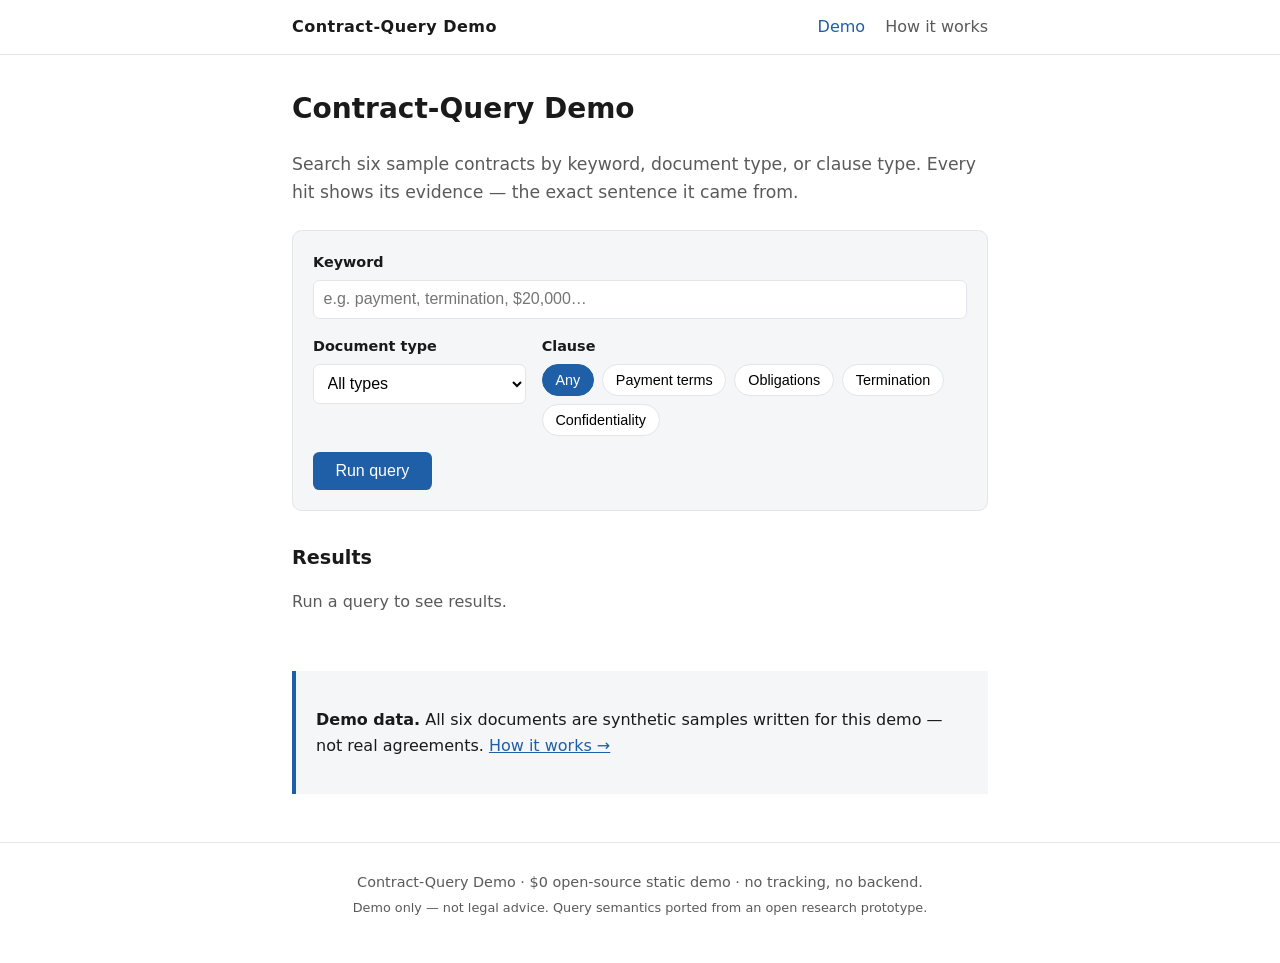
<file: index.html>
<!DOCTYPE html>
<html lang="en">
<head>
<meta charset="utf-8">
<meta name="viewport" content="width=device-width, initial-scale=1">
<title>Contract-Query Demo — open-source contract search</title>
<meta name="description" content="A $0 open-source demo: query a sample contract corpus by keyword, document type, and clause type, with evidence snippets.">
<link rel="stylesheet" href="styles.css">
</head>
<body>
<header>
<nav>
<a class="brand" href="index.html">Contract-Query Demo</a>
<ul>
<li><a href="index.html" aria-current="page">Demo</a></li>
<li><a href="about.html">How it works</a></li>
</ul>
</nav>
</header>
<main>
<h1>Contract-Query Demo</h1>
<p class="lede">Search six sample contracts by keyword, document type, or clause
type. Every hit shows its evidence — the exact sentence it came from.</p>

<section class="panel">
<label for="q">Keyword</label>
<input id="q" type="search" placeholder="e.g. payment, termination, $20,000…" autocomplete="off">
<div class="row">
<div>
<label for="type">Document type</label>
<select id="type">
<option value="all">All types</option>
<option value="NDA">NDA</option>
<option value="MSA">MSA</option>
<option value="SOW">SOW</option>
<option value="Contractor">Contractor</option>
<option value="Grant">Grant</option>
<option value="Vendor">Vendor</option>
</select>
</div>
<div>
<label>Clause</label>
<div class="clauses" role="group" aria-label="Clause type">
<button data-clause="" class="on">Any</button>
<button data-clause="payment">Payment terms</button>
<button data-clause="obligation">Obligations</button>
<button data-clause="termination">Termination</button>
<button data-clause="confidentiality">Confidentiality</button>
</div>
</div>
</div>
<button id="run" class="primary">Run query</button>
</section>

<section>
<h2 id="resultHead">Results</h2>
<p id="summary" class="muted">Run a query to see results.</p>
<ul id="results" class="results"></ul>
</section>

<section class="note">
<p><strong>Demo data.</strong> All six documents are synthetic samples written
for this demo — not real agreements. <a href="about.html">How it works →</a></p>
</section>
</main>
<footer>
<p>Contract-Query Demo · $0 open-source static demo · no tracking, no backend.</p>
<p class="fineprint">Demo only — not legal advice. Query semantics ported from an open research prototype.</p>
</footer>
<script src="corpus.js"></script>
<script src="query.js"></script>
<script>
const q = document.getElementById("q");
const typeSel = document.getElementById("type");
const clauseBtns = [...document.querySelectorAll(".clauses button")];
const resultsEl = document.getElementById("results");
const summaryEl = document.getElementById("summary");
let clause = "";

clauseBtns.forEach(b => b.addEventListener("click", () => {
  clauseBtns.forEach(x => x.classList.remove("on"));
  b.classList.add("on");
  clause = b.dataset.clause;
  run();
}));
document.getElementById("run").addEventListener("click", run);
q.addEventListener("input", run);
typeSel.addEventListener("change", run);

function esc(s) {
  return s.replace(/[&<>"]/g, c => ({"&":"&amp;","<":"&lt;",">":"&gt;",'"':"&quot;"}[c]));
}

function run() {
  const results = runQuery({ text: q.value, type: typeSel.value, clause: clause || undefined });
  const counts = countByType(results);
  summaryEl.textContent = results.length
    ? `${results.length} hit${results.length === 1 ? "" : "s"} — ` +
      Object.entries(counts).map(([t, n]) => `${n} in ${t}`).join(", ")
    : "No hits. Try a keyword (e.g. “payment”), a clause type, or clear the filters.";
  resultsEl.innerHTML = results.map(r => `
    <li>
      <div class="rhead"><strong>${esc(r.title)}</strong>
        <span class="tag">${esc(r.type)}</span>
        <span class="tag clause">${esc(r.clause)}</span></div>
      <p class="snippet">“${esc(r.snippet)}”</p>
    </li>`).join("");
}
</script>
</body>
</html>
</file>
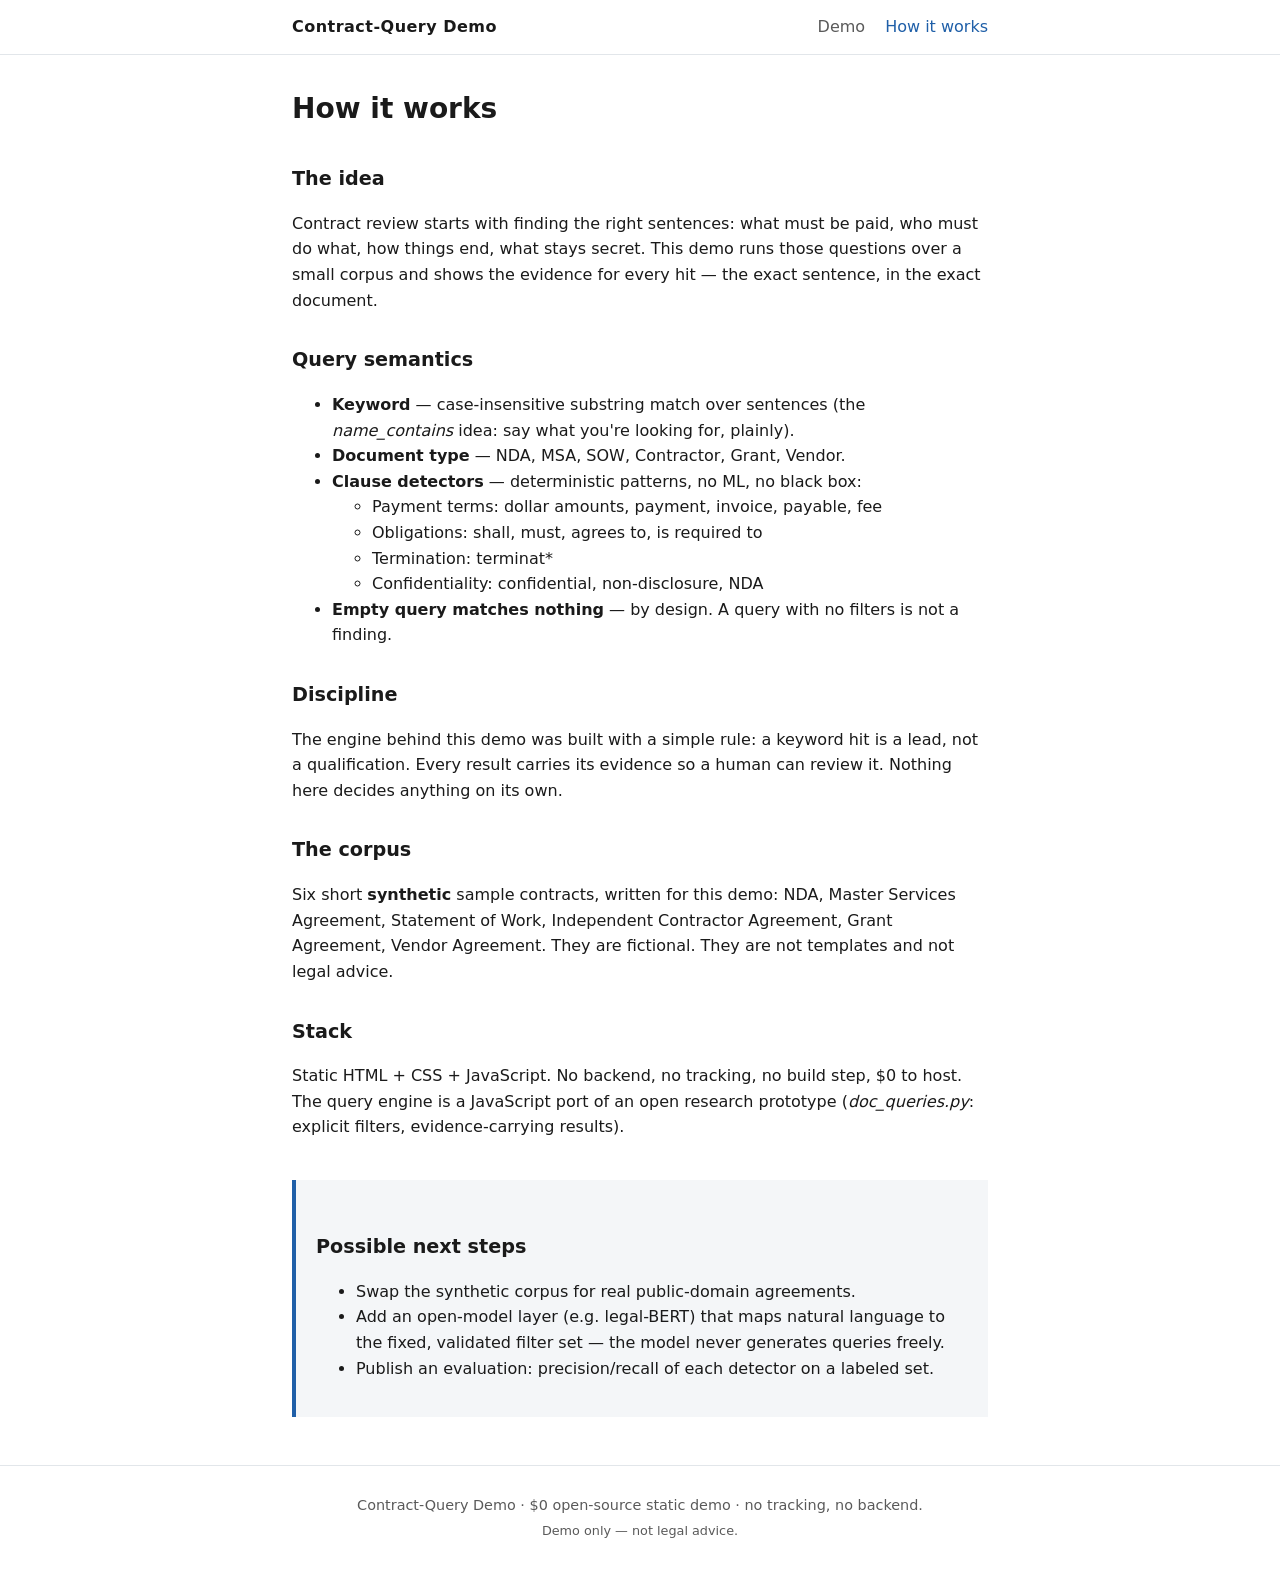
<file: about.html>
<!DOCTYPE html>
<html lang="en">
<head>
<meta charset="utf-8">
<meta name="viewport" content="width=device-width, initial-scale=1">
<title>How it works — Contract-Query Demo</title>
<meta name="description" content="How the contract-query demo works: query semantics, clause detectors, and the synthetic sample corpus.">
<link rel="stylesheet" href="styles.css">
</head>
<body>
<header>
<nav>
<a class="brand" href="index.html">Contract-Query Demo</a>
<ul>
<li><a href="index.html">Demo</a></li>
<li><a href="about.html" aria-current="page">How it works</a></li>
</ul>
</nav>
</header>
<main>
<h1>How it works</h1>

<section>
<h2>The idea</h2>
<p>Contract review starts with finding the right sentences: what must be paid,
who must do what, how things end, what stays secret. This demo runs those
questions over a small corpus and shows the evidence for every hit — the
exact sentence, in the exact document.</p>
</section>

<section>
<h2>Query semantics</h2>
<ul>
<li><strong>Keyword</strong> — case-insensitive substring match over sentences
  (the <em>name_contains</em> idea: say what you're looking for, plainly).</li>
<li><strong>Document type</strong> — NDA, MSA, SOW, Contractor, Grant, Vendor.</li>
<li><strong>Clause detectors</strong> — deterministic patterns, no ML, no
  black box:
  <ul>
  <li>Payment terms: dollar amounts, payment, invoice, payable, fee</li>
  <li>Obligations: shall, must, agrees to, is required to</li>
  <li>Termination: terminat*</li>
  <li>Confidentiality: confidential, non-disclosure, NDA</li>
  </ul></li>
<li><strong>Empty query matches nothing</strong> — by design. A query with no
  filters is not a finding.</li>
</ul>
</section>

<section>
<h2>Discipline</h2>
<p>The engine behind this demo was built with a simple rule: a keyword hit is
a lead, not a qualification. Every result carries its evidence so a human can
review it. Nothing here decides anything on its own.</p>
</section>

<section>
<h2>The corpus</h2>
<p>Six short <strong>synthetic</strong> sample contracts, written for this demo:
NDA, Master Services Agreement, Statement of Work, Independent Contractor
Agreement, Grant Agreement, Vendor Agreement. They are fictional. They are not
templates and not legal advice.</p>
</section>

<section>
<h2>Stack</h2>
<p>Static HTML + CSS + JavaScript. No backend, no tracking, no build step, $0
to host. The query engine is a JavaScript port of an open research prototype
(<em>doc_queries.py</em>: explicit filters, evidence-carrying results).</p>
</section>

<section class="note">
<h2>Possible next steps</h2>
<ul>
<li>Swap the synthetic corpus for real public-domain agreements.</li>
<li>Add an open-model layer (e.g. legal-BERT) that maps natural language to
  the fixed, validated filter set — the model never generates queries freely.</li>
<li>Publish an evaluation: precision/recall of each detector on a labeled set.</li>
</ul>
</section>
</main>
<footer>
<p>Contract-Query Demo · $0 open-source static demo · no tracking, no backend.</p>
<p class="fineprint">Demo only — not legal advice.</p>
</footer>
</body>
</html>
</file>
<file: styles.css>
/* Contract-Query Demo — minimal, no frameworks, no tracking. */
:root {
  --ink: #1a1a1a;
  --muted: #5a5a5a;
  --accent: #1f5fa8;
  --bg: #ffffff;
  --wash: #f4f6f8;
  --line: #e2e6ea;
  --maxw: 46rem;
}
* { box-sizing: border-box; }
body {
  margin: 0;
  font-family: system-ui, -apple-system, "Segoe UI", sans-serif;
  color: var(--ink); background: var(--bg); line-height: 1.6;
}
header { border-bottom: 1px solid var(--line); }
nav {
  max-width: var(--maxw); margin: 0 auto; padding: 0.9rem 1.25rem;
  display: flex; align-items: center; justify-content: space-between;
  gap: 1rem; flex-wrap: wrap;
}
.brand { font-weight: 700; letter-spacing: 0.03em; color: var(--ink); text-decoration: none; }
nav ul { list-style: none; margin: 0; padding: 0; display: flex; gap: 1.25rem; }
nav a { color: var(--muted); text-decoration: none; }
nav a:hover, nav a[aria-current="page"] { color: var(--accent); }
main { max-width: var(--maxw); margin: 0 auto; padding: 2rem 1.25rem 3rem; }
h1 { font-size: 1.75rem; margin-top: 0; }
h2 { font-size: 1.2rem; margin-top: 2rem; }
.lede { font-size: 1.08rem; color: var(--muted); }
.muted { color: var(--muted); }
.panel {
  border: 1px solid var(--line); border-radius: 0.6rem;
  background: var(--wash); padding: 1.25rem; margin: 1.5rem 0;
}
.panel label { display: block; font-weight: 600; font-size: 0.9rem; margin-bottom: 0.35rem; }
.panel input[type="search"], .panel select {
  width: 100%; padding: 0.6rem; font-size: 1rem;
  border: 1px solid var(--line); border-radius: 0.4rem; background: #fff;
}
.row { display: grid; grid-template-columns: 1fr 2fr; gap: 1rem; margin: 1rem 0; }
.clauses { display: flex; flex-wrap: wrap; gap: 0.5rem; }
.clauses button {
  padding: 0.45rem 0.8rem; border: 1px solid var(--line); border-radius: 2rem;
  background: #fff; cursor: pointer; font-size: 0.9rem;
}
.clauses button.on { background: var(--accent); color: #fff; border-color: var(--accent); }
.primary {
  padding: 0.6rem 1.4rem; font-size: 1rem; border: none; border-radius: 0.4rem;
  background: var(--accent); color: #fff; cursor: pointer;
}
.results { list-style: none; padding: 0; margin: 1rem 0 0; display: grid; gap: 0.9rem; }
.results li {
  border: 1px solid var(--line); border-radius: 0.5rem; padding: 1rem 1.15rem; background: #fff;
}
.rhead { display: flex; align-items: center; gap: 0.5rem; flex-wrap: wrap; margin-bottom: 0.35rem; }
.tag {
  font-size: 0.75rem; padding: 0.15rem 0.55rem; border-radius: 2rem;
  background: var(--wash); border: 1px solid var(--line); color: var(--muted);
}
.tag.clause { background: #e8f1fb; border-color: #c4daf0; color: var(--accent); }
.snippet { margin: 0; color: var(--muted); font-size: 0.95rem; }
.note {
  margin-top: 2.5rem; padding: 1.25rem;
  border-left: 4px solid var(--accent); background: var(--wash);
}
footer {
  border-top: 1px solid var(--line); padding: 1.5rem 1.25rem 2.5rem;
  text-align: center; color: var(--muted); font-size: 0.9rem;
}
footer p { margin: 0.25rem 0; }
.fineprint { font-size: 0.8rem; }
a { color: var(--accent); }
@media (max-width: 36rem) { .row { grid-template-columns: 1fr; } }
</file>
